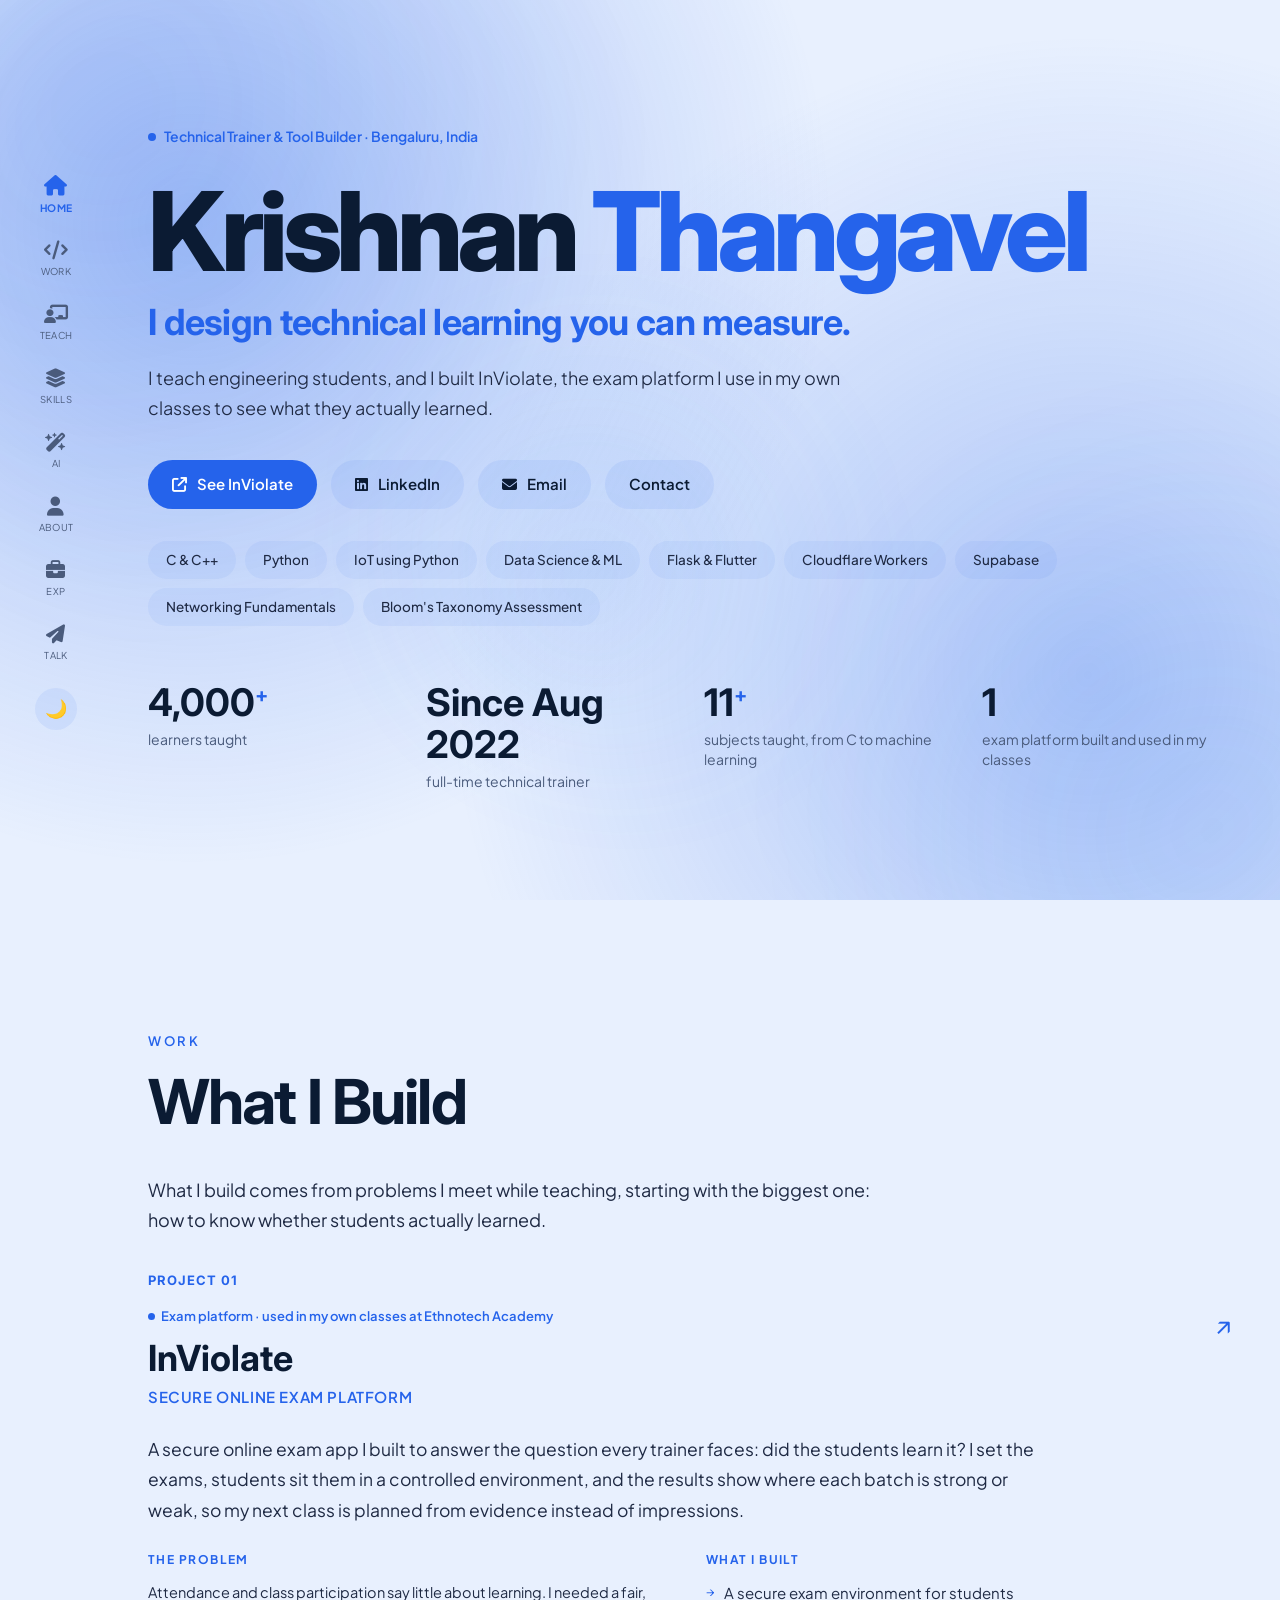
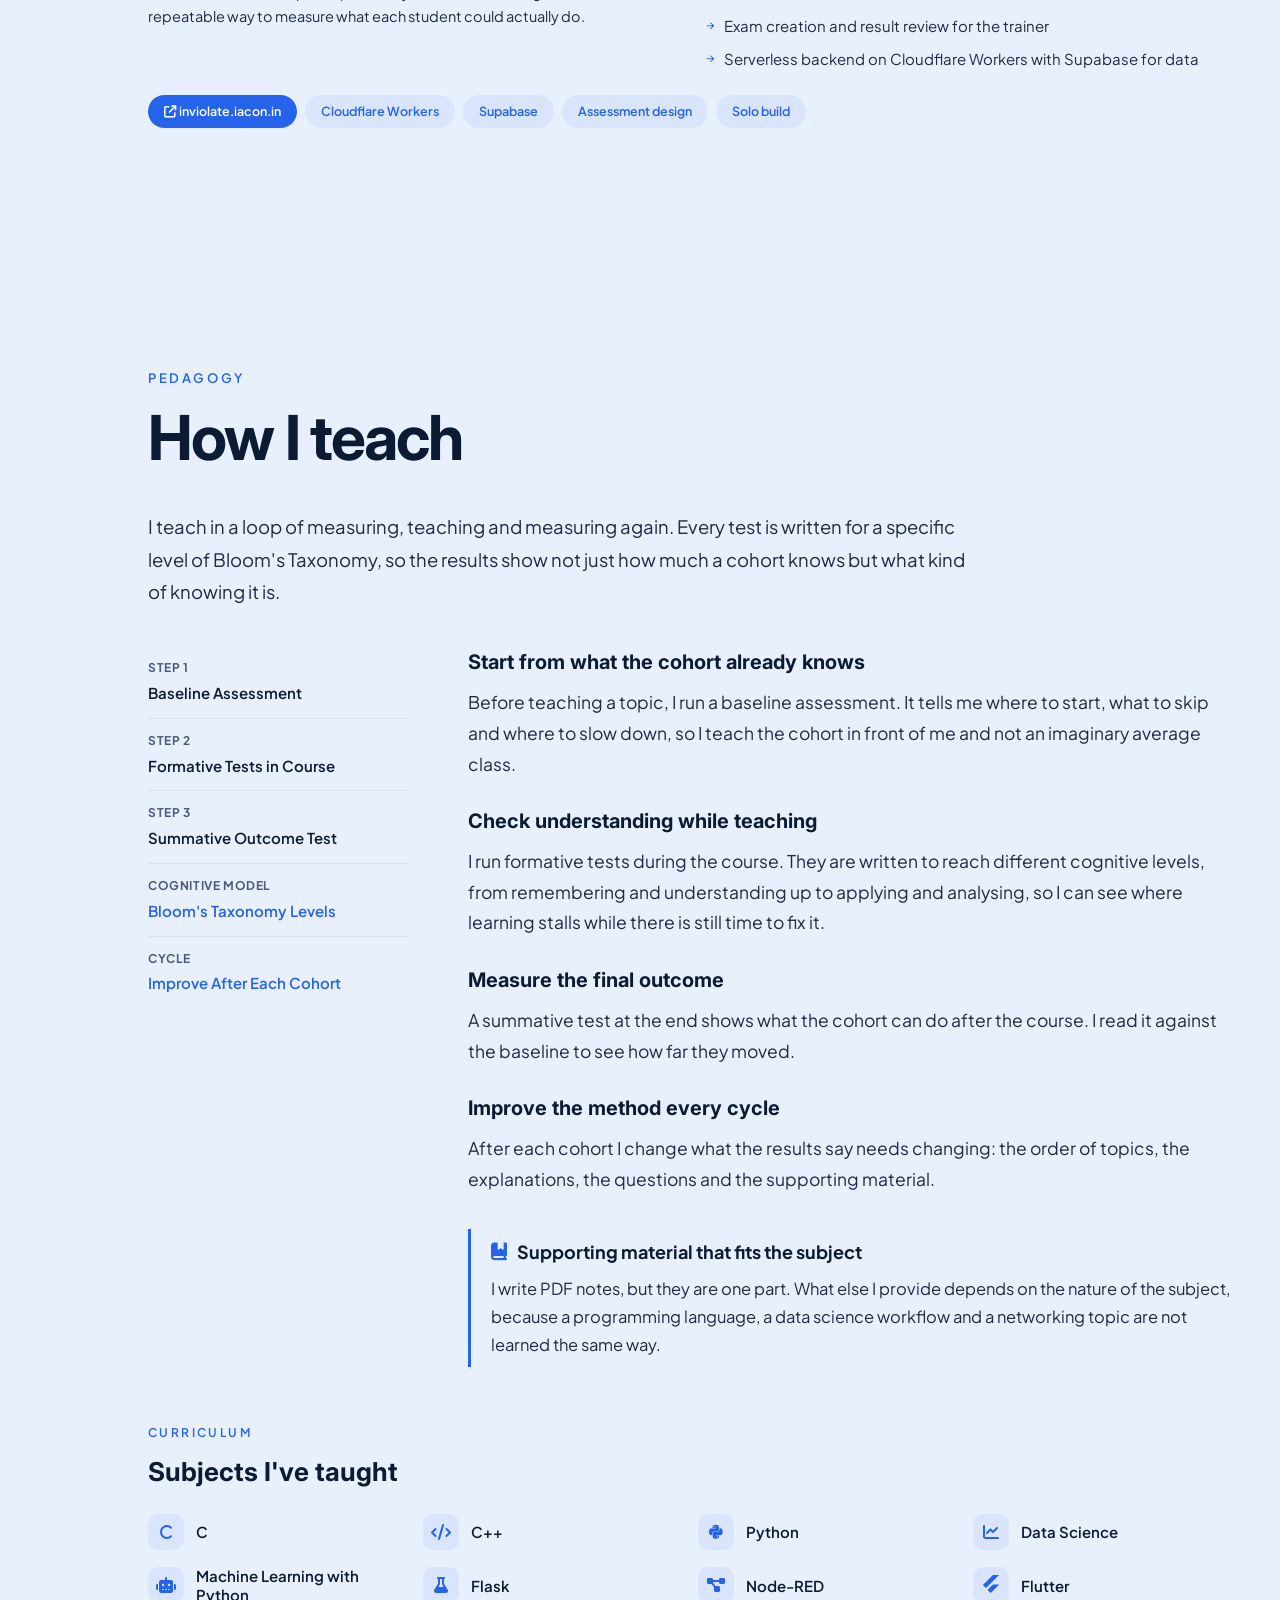
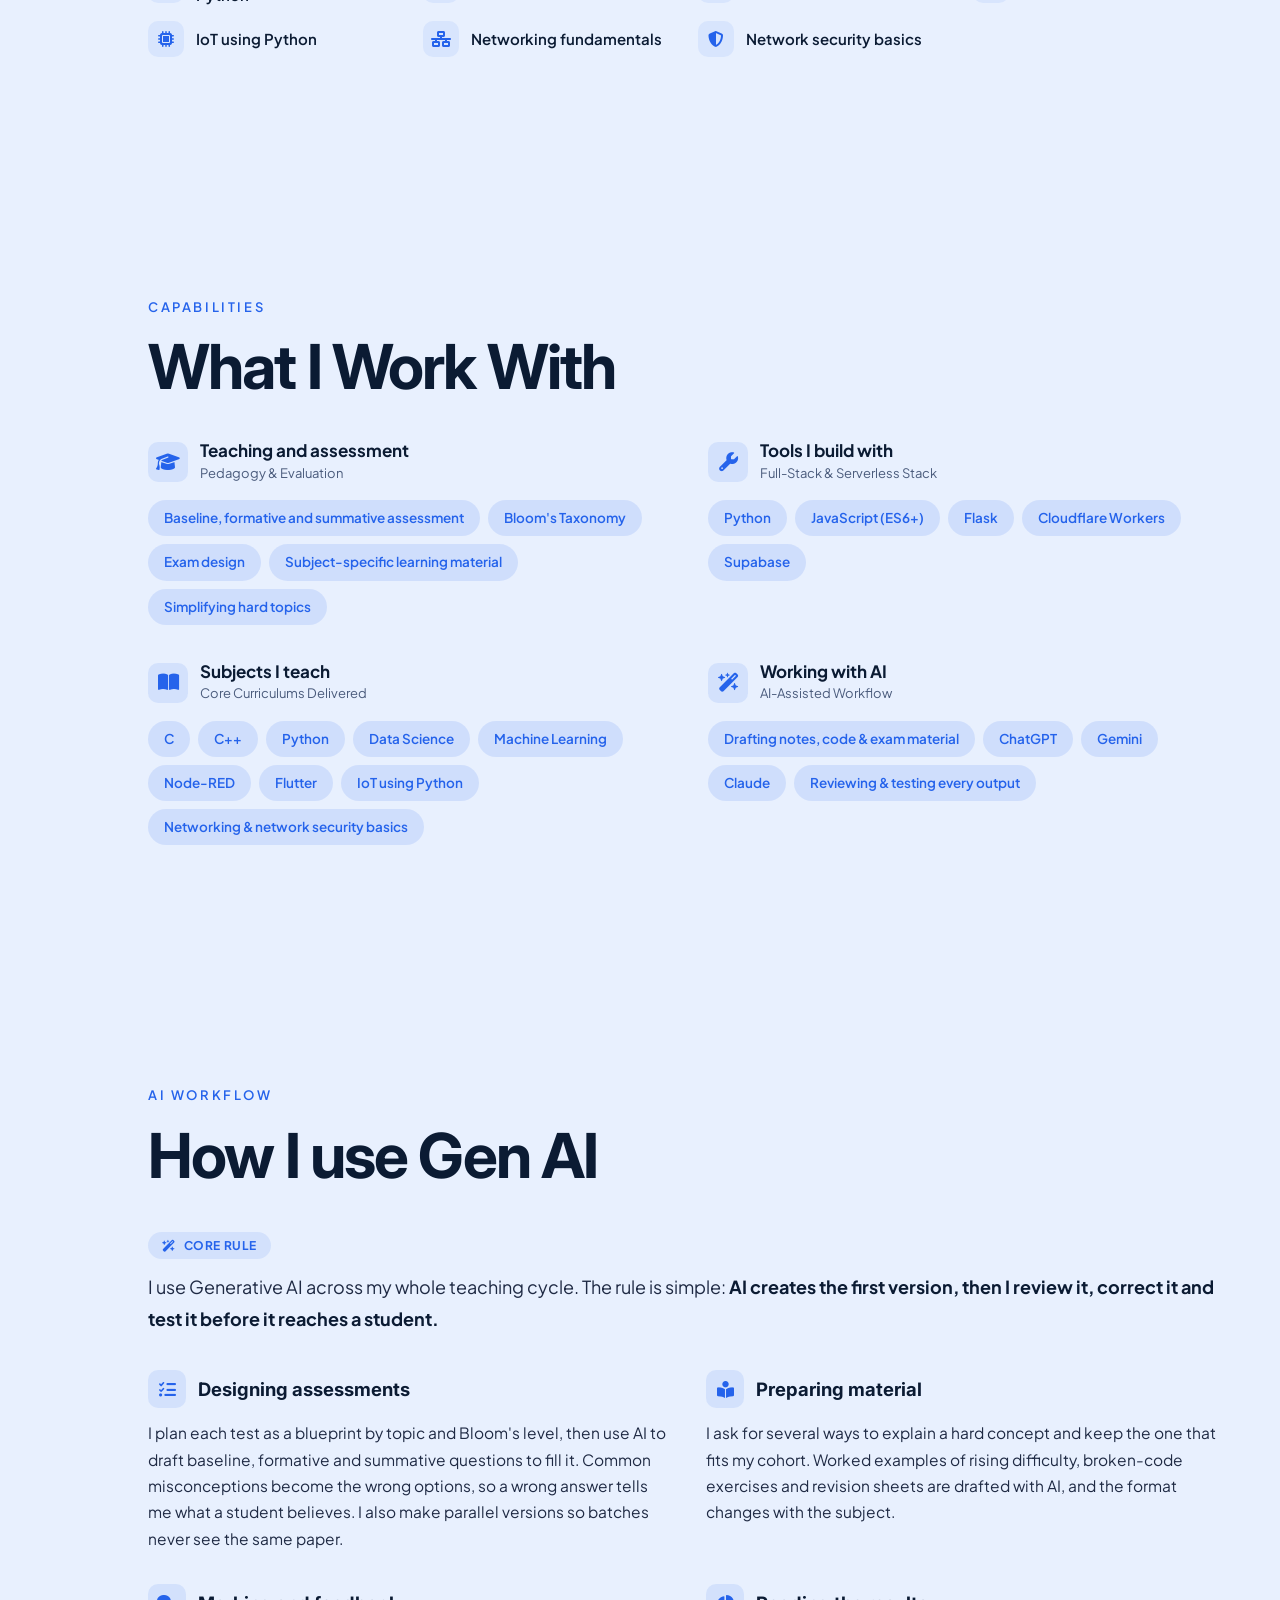
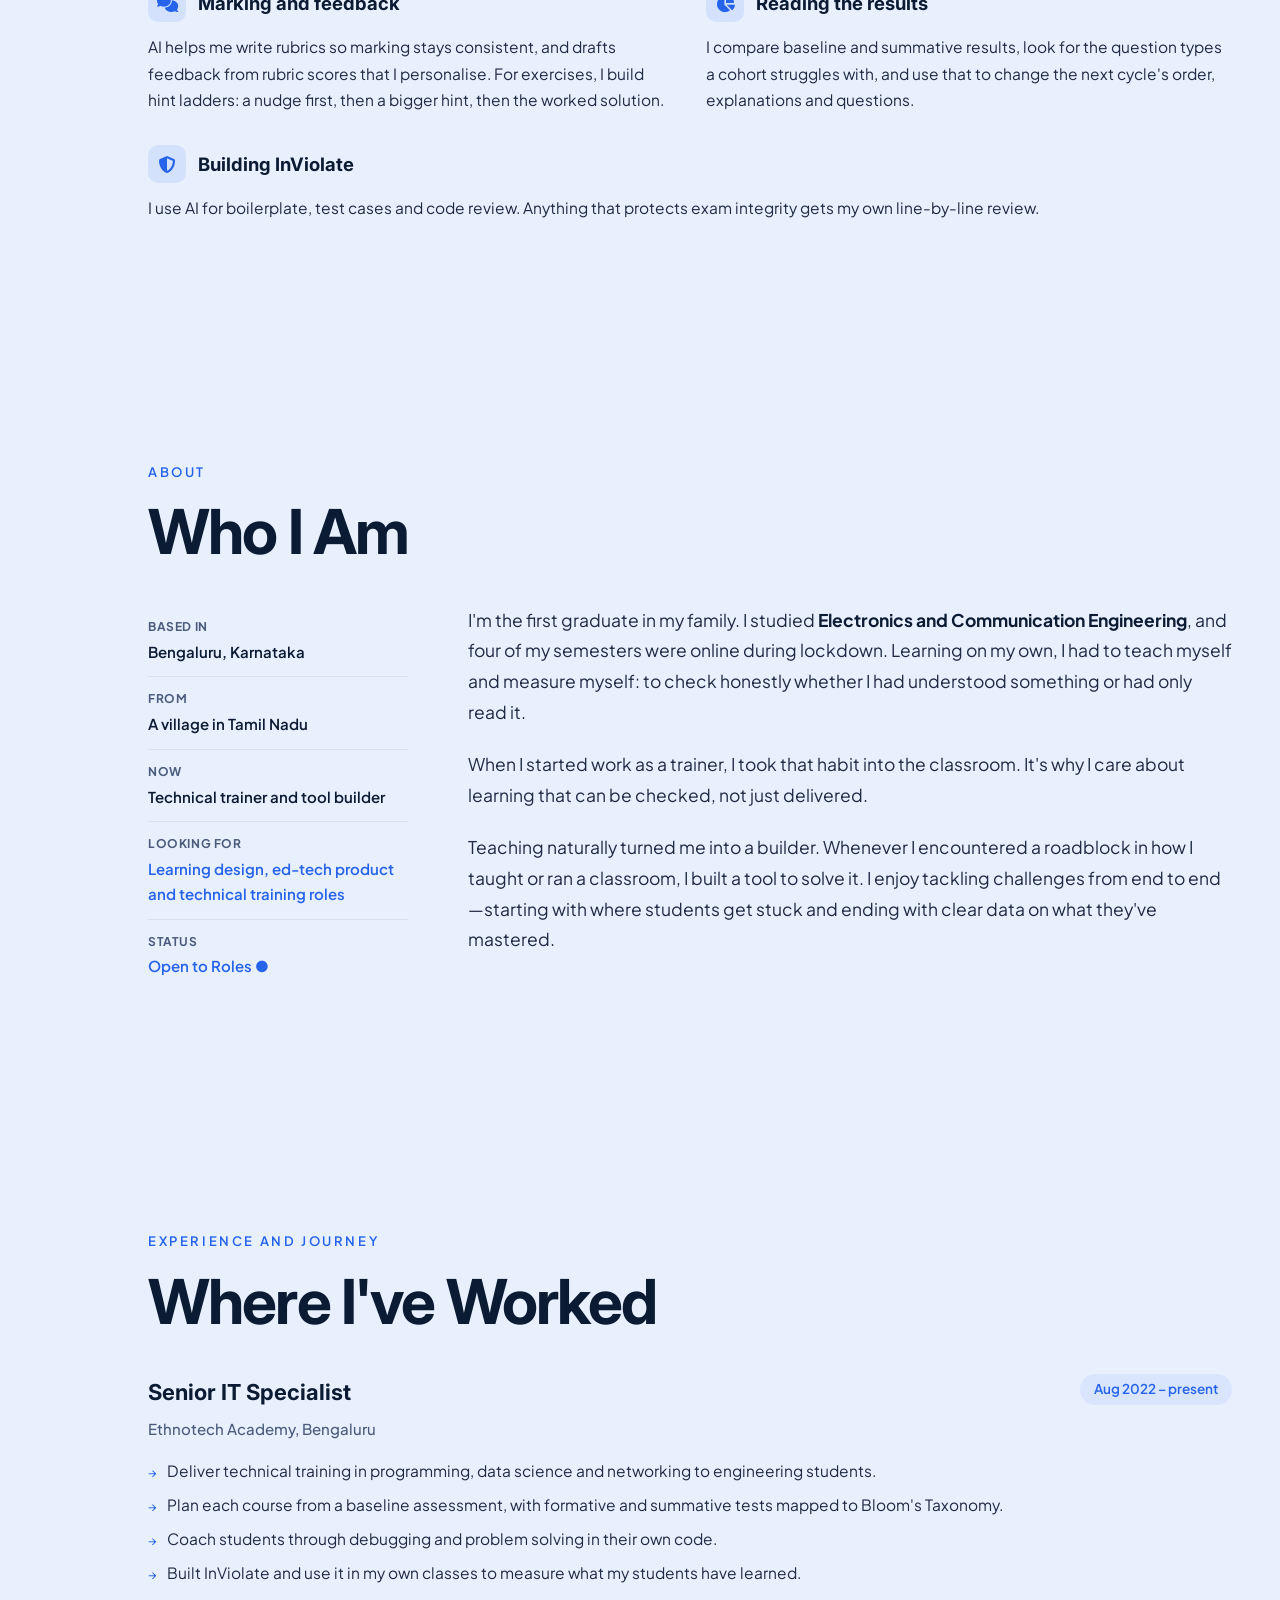
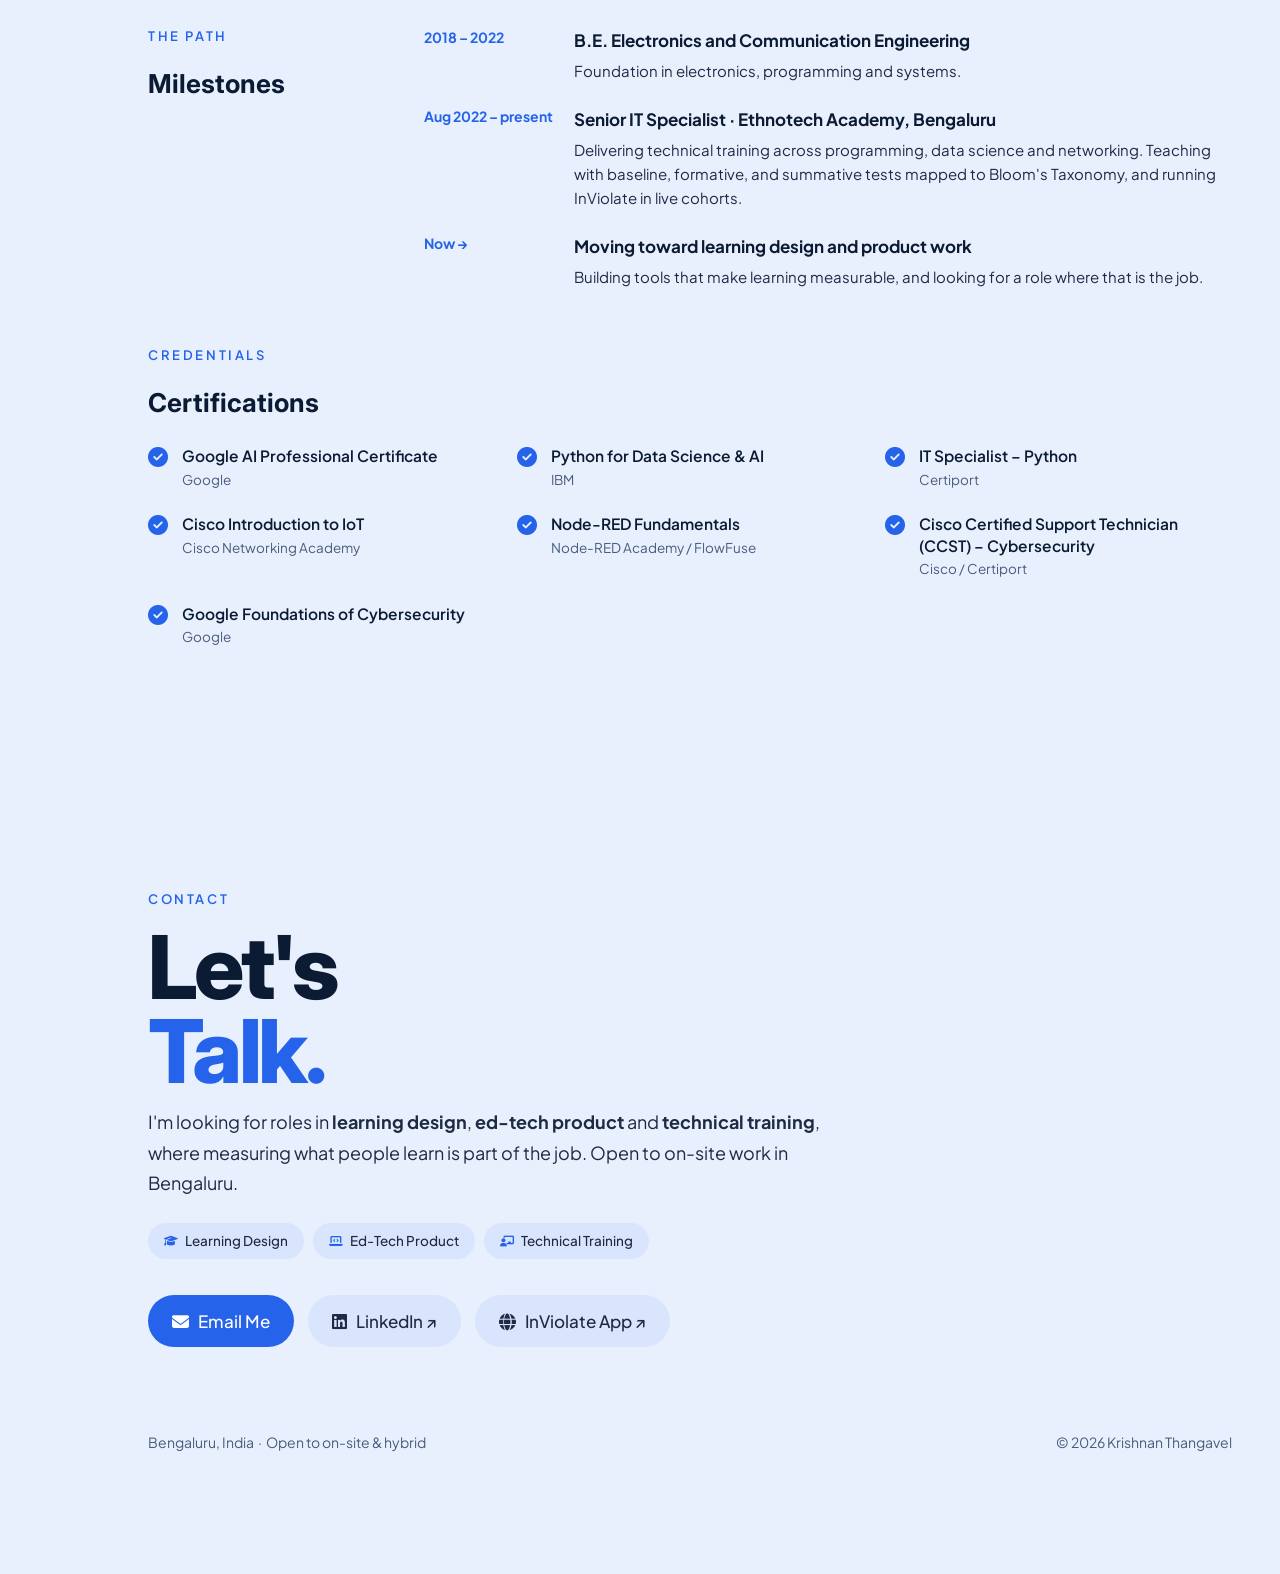
<file: index.html>
<!DOCTYPE html>
<html lang="en" data-theme="light">

<head>
    <meta charset="UTF-8">
    <meta name="viewport" content="width=device-width, initial-scale=1.0">
    <title>Krishnan Thangavel — Learning Design, EdTech & Technical Training</title>
    <meta name="description"
        content="Portfolio of Krishnan Thangavel — Technical Trainer, Tool Builder, and Creator of InViolate. Designing technical learning you can measure.">
    <link rel="preconnect" href="https://fonts.googleapis.com">
    <link
        href="https://fonts.googleapis.com/css2?family=Inter:opsz,wght@14..32,300..800&family=Plus+Jakarta+Sans:wght@300..700&display=swap"
        rel="stylesheet">
    <link rel="stylesheet" href="https://cdnjs.cloudflare.com/ajax/libs/font-awesome/6.5.2/css/all.min.css">
    <style>
        [data-theme="light"] {
            --bg: #e8f0fe;
            --glass-bg: rgba(255, 255, 255, .3);
            --glass-card: rgba(255, 255, 255, .42);
            --glass-border: rgba(255, 255, 255, .65);
            --ink: #0b1b33;
            --ink-muted: #1f2a44;
            --ink-faint: #4a5b7c;
            --accent: #2563eb;
            --accent-soft: #dbeafe;
            --blob1: rgba(37, 99, 235, .2);
            --blob2: rgba(59, 130, 246, .2);
            --blob3: rgba(96, 165, 250, .15);
            --shadow: 0 25px 50px -16px rgba(0, 30, 80, .4);
            --blur: blur(20px);
        }

        [data-theme="dark"] {
            --bg: #050b17;
            --glass-bg: rgba(10, 20, 40, .4);
            --glass-card: rgba(20, 30, 50, .52);
            --glass-border: rgba(70, 90, 120, .42);
            --ink: #f1f5f9;
            --ink-muted: #cbd5e1;
            --ink-faint: #94a3b8;
            --accent: #3b82f6;
            --accent-soft: #1e3a5f;
            --blob1: rgba(59, 130, 246, .15);
            --blob2: rgba(37, 99, 235, .15);
            --blob3: rgba(96, 165, 250, .1);
            --shadow: 0 25px 50px -16px #000;
            --blur: blur(20px);
        }

        * {
            margin: 0;
            padding: 0;
            box-sizing: border-box
        }

        html {
            scroll-behavior: smooth
        }

        body {
            background: var(--bg);
            color: var(--ink);
            font-family: 'Plus Jakarta Sans', 'Inter', sans-serif;
            font-size: 17px;
            line-height: 1.65;
            transition: background .3s, color .2s;
            -webkit-font-smoothing: antialiased;
            overflow-x: hidden
        }

        .liquid-blobs {
            position: fixed;
            inset: 0;
            overflow: hidden;
            pointer-events: none;
            z-index: -1
        }

        .blob {
            position: absolute;
            border-radius: 50%;
            filter: blur(60px);
            opacity: .7;
            animation: float 20s infinite ease-in-out
        }

        .blob:nth-child(1) {
            width: 60vmax;
            height: 60vmax;
            left: -10vmax;
            top: -10vmax;
            background: radial-gradient(circle at 30% 30%, var(--blob1), transparent 70%);
            animation-duration: 25s;
            animation-delay: -2s
        }

        .blob:nth-child(2) {
            width: 50vmax;
            height: 50vmax;
            right: -10vmax;
            bottom: -10vmax;
            background: radial-gradient(circle at 70% 70%, var(--blob2), transparent 70%);
            animation-duration: 22s;
            animation-delay: -5s
        }

        .blob:nth-child(3) {
            width: 40vmax;
            height: 40vmax;
            left: 30%;
            top: 30%;
            background: radial-gradient(circle at 40% 60%, var(--blob3), transparent 70%);
            animation-duration: 18s;
            animation-delay: -10s
        }

        @keyframes float {
            0% {
                transform: translate(0, 0) scale(1)
            }

            25% {
                transform: translate(5%, 5%) scale(1.1)
            }

            50% {
                transform: translate(-5%, 10%) scale(.9)
            }

            75% {
                transform: translate(10%, -5%) scale(1.05)
            }

            100% {
                transform: translate(0, 0) scale(1)
            }
        }

        body::before {
            content: '';
            position: fixed;
            inset: 0;
            background: radial-gradient(circle at 15% 25%, rgba(37, 99, 235, .35) 0%, transparent 50%), radial-gradient(circle at 85% 75%, rgba(37, 99, 235, .3) 0%, transparent 50%);
            pointer-events: none;
            z-index: -1
        }

        @media(min-width:901px) {
            body {
                padding-left: 100px
            }
        }

        #left-nav {
            position: fixed;
            left: 20px;
            top: 50%;
            transform: translateY(-50%);
            width: 72px;
            background: transparent;
            padding: 10px 0;
            display: flex;
            flex-direction: column;
            align-items: center;
            gap: 12px;
            z-index: 500
        }

        #left-nav .nav-item {
            display: flex;
            flex-direction: column;
            align-items: center;
            justify-content: center;
            width: 54px;
            height: 52px;
            text-decoration: none;
            color: var(--ink-faint);
            font-size: 9.5px;
            text-transform: uppercase;
            letter-spacing: .04em;
            transition: color .2s, transform .2s;
            background: transparent;
            border-radius: 0;
            gap: 2px
        }

        #left-nav .nav-item i {
            font-size: 19px;
            margin-bottom: 2px
        }

        #left-nav .nav-item.active {
            background: transparent;
            color: var(--accent);
            font-weight: 700;
            transform: scale(1.08)
        }

        #left-nav .nav-item:hover:not(.active) {
            color: var(--accent);
            background: transparent;
            transform: scale(1.05)
        }

        #left-nav .theme-toggle-left {
            margin-top: 6px;
            width: 42px;
            height: 42px;
            border-radius: 50%;
            border: none;
            background: rgba(37, 99, 235, .08);
            color: var(--ink);
            font-size: 18px;
            cursor: pointer;
            transition: .15s;
            display: flex;
            align-items: center;
            justify-content: center
        }

        #left-nav .theme-toggle-left:hover {
            color: var(--accent);
            background: rgba(37, 99, 235, .15)
        }

        #compass-overlay {
            position: fixed;
            inset: 0;
            z-index: 598;
            background: transparent;
            pointer-events: none;
            transition: background .3s
        }

        #compass-overlay.open {
            background: rgba(0, 8, 26, .35);
            pointer-events: all
        }

        #compass-btn {
            position: fixed;
            bottom: 28px;
            left: 50%;
            transform: translateX(-50%);
            width: 58px;
            height: 58px;
            border-radius: 50%;
            background: var(--accent);
            border: none;
            color: #fff;
            font-size: 24px;
            cursor: pointer;
            z-index: 600;
            box-shadow: none;
            transition: transform .4s cubic-bezier(.34, 1.56, .64, 1), background .2s;
            display: none;
            align-items: center;
            justify-content: center
        }

        #compass-btn.open {
            transform: translateX(-50%) rotate(135deg) scale(.88);
            background: #1d4ed8
        }

        #compass-btn::before {
            display: none
        }

        #compass-popup {
            position: fixed;
            bottom: 100px;
            left: 50%;
            transform: translateX(-50%) scale(.4) translateY(40px);
            transform-origin: bottom center;
            z-index: 599;
            display: grid;
            grid-template-columns: 1fr 1fr;
            gap: 8px;
            padding: 12px;
            width: 220px;
            background: var(--bg);
            border: none;
            border-radius: 24px;
            box-shadow: none;
            opacity: 0;
            pointer-events: none;
            transition: transform .38s cubic-bezier(.34, 1.45, .64, 1), opacity .22s ease
        }

        #compass-popup.open {
            transform: translateX(-50%) scale(1) translateY(0);
            opacity: 1;
            pointer-events: all
        }

        .cp-item {
            display: flex;
            flex-direction: column;
            align-items: center;
            justify-content: center;
            gap: 5px;
            padding: 12px 6px;
            border-radius: 14px;
            text-decoration: none;
            color: var(--ink-faint);
            font-size: 10.5px;
            font-weight: 600;
            text-transform: uppercase;
            letter-spacing: .06em;
            border: none;
            background: transparent;
            cursor: pointer;
            font-family: inherit;
            opacity: 0;
            transform: scale(.6) translateY(10px);
            transition: opacity .01s, transform .01s, background .15s, color .15s
        }

        #compass-popup.open .cp-item,
        #compass-popup.open .cp-theme {
            opacity: 1;
            transform: scale(1) translateY(0);
            transition: opacity .28s ease, transform .32s cubic-bezier(.34, 1.5, .64, 1), background .15s, color .15s
        }

        #compass-popup.open .cp-item:nth-child(1) {
            transition-delay: .04s
        }

        #compass-popup.open .cp-item:nth-child(2) {
            transition-delay: .08s
        }

        #compass-popup.open .cp-item:nth-child(3) {
            transition-delay: .12s
        }

        #compass-popup.open .cp-item:nth-child(4) {
            transition-delay: .16s
        }

        #compass-popup.open .cp-item:nth-child(5) {
            transition-delay: .20s
        }

        #compass-popup.open .cp-item:nth-child(6) {
            transition-delay: .24s
        }

        #compass-popup.open .cp-item:nth-child(7) {
            transition-delay: .28s
        }

        #compass-popup.open .cp-theme {
            transition-delay: .32s
        }

        .cp-item i {
            font-size: 19px
        }

        .cp-item:hover {
            background: transparent;
            color: var(--accent);
            transform: scale(1.05)
        }

        .cp-item.active {
            background: transparent;
            color: var(--accent);
            font-weight: 700;
            transform: scale(1.06)
        }

        .cp-item.active:hover {
            background: transparent;
            color: var(--accent)
        }

        .cp-theme {
            display: flex;
            flex-direction: column;
            align-items: center;
            justify-content: center;
            gap: 5px;
            padding: 12px 6px;
            border-radius: 14px;
            font-size: 10.5px;
            font-weight: 600;
            text-transform: uppercase;
            letter-spacing: .06em;
            border: none;
            color: var(--ink-faint);
            background: rgba(37, 99, 235, .08);
            cursor: pointer;
            font-family: inherit;
            opacity: 0;
            transform: scale(.6) translateY(10px)
        }

        .cp-theme:hover {
            background: rgba(37, 99, 235, .15);
            color: var(--accent)
        }

        .cp-theme .ti {
            font-size: 19px;
            line-height: 1
        }

        section {
            border-radius: 0
        }

        #hero {
            background: transparent;
            backdrop-filter: none
        }

        .wrap,
        .hero-wrap,
        .contact-wrap {
            max-width: 1200px;
            margin: 0 auto;
            padding: 120px 48px
        }

        @media(max-width:700px) {

            .wrap,
            .hero-wrap,
            .contact-wrap {
                padding: 80px 24px
            }
        }

        .section-label {
            font-size: 13px;
            font-weight: 600;
            letter-spacing: .2em;
            text-transform: uppercase;
            color: var(--accent);
            margin-bottom: 16px;
            display: block
        }

        .section-title {
            font-family: 'Inter', sans-serif;
            font-size: clamp(40px, 5.5vw, 62px);
            font-weight: 700;
            line-height: 1.06;
            letter-spacing: -.03em;
            color: var(--ink);
            margin-bottom: 40px
        }

        .shimmer {
            position: relative;
            overflow: hidden
        }

        .shimmer::after {
            content: '';
            position: absolute;
            top: 0;
            left: -100%;
            width: 100%;
            height: 100%;
            background: linear-gradient(90deg, transparent, rgba(255, 255, 255, .18), transparent);
            transition: left .55s;
            pointer-events: none;
            border-radius: inherit
        }

        .shimmer:hover::after {
            left: 100%
        }

        /* ══ HERO ══ */
        #hero {
            min-height: 100vh;
            display: flex;
            align-items: center
        }

        .hero-wrap {
            width: 100%
        }

        .hero-badge {
            display: inline-flex;
            align-items: center;
            gap: 8px;
            background: transparent;
            font-size: 14px;
            font-weight: 600;
            color: var(--accent);
            margin-bottom: 32px;
            padding: 0
        }

        .badge-dot {
            width: 8px;
            height: 8px;
            background: var(--accent);
            border-radius: 50%;
            animation: pulse 2s infinite
        }

        @keyframes pulse {
            0% {
                opacity: .6;
                transform: scale(1)
            }

            50% {
                opacity: 1;
                transform: scale(1.3)
            }
        }

        .hero-name {
            font-family: 'Inter', sans-serif;
            font-size: clamp(54px, 9vw, 110px);
            font-weight: 800;
            line-height: .92;
            letter-spacing: -.05em;
            color: var(--ink);
            margin-bottom: 18px
        }

        .hero-name span {
            color: var(--accent)
        }

        .hero-role {
            font-family: 'Inter', sans-serif;
            font-size: clamp(22px, 3.2vw, 36px);
            font-weight: 700;
            color: var(--accent);
            letter-spacing: -.02em;
            margin-bottom: 18px;
            line-height: 1.25
        }

        .hero-sub {
            font-size: 18px;
            font-weight: 350;
            color: var(--ink-muted);
            max-width: 720px;
            margin-bottom: 36px;
            line-height: 1.7
        }

        .hero-actions {
            display: flex;
            gap: 14px;
            flex-wrap: wrap;
            margin-bottom: 32px
        }

        .btn {
            display: inline-flex;
            align-items: center;
            gap: 10px;
            padding: 12px 24px;
            border-radius: 48px;
            font-weight: 600;
            font-size: 15px;
            text-decoration: none;
            transition: .2s;
            border: none;
            cursor: pointer
        }

        .btn-fill {
            background: var(--accent);
            color: #fff
        }

        .btn-fill:hover {
            background: #1d4ed8
        }

        .btn-ghost {
            background: rgba(37, 99, 235, .08);
            color: var(--ink);
            border: none
        }

        .btn-ghost:hover {
            background: rgba(37, 99, 235, .15);
            color: var(--accent)
        }

        .hero-pills {
            display: flex;
            flex-wrap: wrap;
            gap: 9px;
            margin-bottom: 56px
        }

        .pill {
            background: rgba(37, 99, 235, .06);
            border: none;
            border-radius: 40px;
            padding: 8px 18px;
            font-size: 13.5px;
            font-weight: 500;
            color: var(--ink-muted);
            transition: .2s
        }

        .pill:hover {
            color: var(--accent);
            background: rgba(37, 99, 235, .12)
        }

        .hero-stats {
            display: grid;
            grid-template-columns: repeat(4, 1fr);
            gap: 28px
        }

        .hstat {
            background: transparent;
            padding: 0;
            border: none;
            box-shadow: none
        }

        .hstat-n {
            font-family: 'Inter', sans-serif;
            font-size: 38px;
            font-weight: 700;
            color: var(--ink);
            line-height: 1.1;
            margin-bottom: 6px
        }

        .hstat-n sup {
            font-size: 20px;
            color: var(--accent)
        }

        .hstat-l {
            font-size: 14px;
            color: var(--ink-faint);
            line-height: 1.4
        }

        /* ══ WORK / PROJECTS ══ */
        .project-list {
            display: flex;
            flex-direction: column;
            gap: 40px;
            margin-top: 12px
        }

        .pcard {
            background: transparent;
            padding: 0;
            border: none;
            box-shadow: none
        }

        .pcard-top {
            display: flex;
            align-items: flex-start;
            justify-content: space-between;
            gap: 20px;
            margin-bottom: 6px
        }

        .pcard-num {
            font-family: 'Inter', sans-serif;
            font-size: 13px;
            font-weight: 700;
            color: var(--accent);
            letter-spacing: .08em;
            margin-bottom: 8px
        }

        .pcard-title {
            font-family: 'Inter', sans-serif;
            font-size: clamp(26px, 3.2vw, 36px);
            font-weight: 700;
            color: var(--ink);
            line-height: 1.1;
            margin-bottom: 6px
        }

        .pcard-subtitle {
            font-size: 15px;
            font-weight: 600;
            color: var(--accent);
            letter-spacing: .04em;
            text-transform: uppercase;
            margin-bottom: 18px
        }

        .parrow {
            font-size: 26px;
            color: var(--accent);
            transition: .2s;
            flex-shrink: 0;
            margin-top: 4px;
            text-decoration: none
        }

        .parrow:hover {
            transform: translate(2px, -2px)
        }

        .pcard-desc {
            color: var(--ink-muted);
            font-size: 17.5px;
            line-height: 1.75;
            margin-bottom: 24px;
            max-width: 900px
        }

        .pdetail-grid {
            display: grid;
            grid-template-columns: 1fr 1fr;
            gap: 32px;
            margin-bottom: 24px
        }

        .pdetail-box {
            background: transparent;
            padding: 0;
            border: none
        }

        .pdetail-box-title {
            font-size: 12px;
            font-weight: 700;
            text-transform: uppercase;
            letter-spacing: .12em;
            color: var(--accent);
            margin-bottom: 12px
        }

        .pdetail-list {
            list-style: none;
            display: flex;
            flex-direction: column;
            gap: 9px
        }

        .pdetail-list li {
            font-size: 15px;
            color: var(--ink-muted);
            padding-left: 18px;
            position: relative;
            line-height: 1.6
        }

        .pdetail-list li::before {
            content: '→';
            position: absolute;
            left: 0;
            color: var(--accent);
            font-size: 12px;
            top: 1px
        }

        .ptags {
            display: flex;
            flex-wrap: wrap;
            gap: 8px
        }

        .tag {
            background: rgba(37, 99, 235, .08);
            border-radius: 40px;
            padding: 6px 16px;
            font-size: 12.5px;
            color: var(--accent);
            font-weight: 600;
            text-decoration: none;
            border: none;
            transition: .2s
        }

        .tag:hover {
            background: var(--accent);
            color: #fff
        }

        .pwip-badge {
            display: inline-flex;
            align-items: center;
            gap: 6px;
            background: transparent;
            padding: 0;
            font-size: 13px;
            font-weight: 600;
            color: var(--accent);
            margin-bottom: 12px
        }

        .pwip-badge span {
            width: 7px;
            height: 7px;
            background: var(--accent);
            border-radius: 50%;
            animation: pulse 1.8s infinite
        }

        /* ══ SKILLS ══ */
        .skills-section-body {
            display: flex;
            flex-direction: column;
            gap: 36px
        }

        .skills-row {
            display: grid;
            gap: 36px
        }

        .sk-2 {
            grid-template-columns: 1fr 1fr
        }

        .skill-block {
            background: transparent;
            padding: 0;
            border: none;
            box-shadow: none
        }

        .sb-head {
            display: flex;
            align-items: center;
            gap: 12px;
            margin-bottom: 16px
        }

        .sb-icon {
            width: 40px;
            height: 40px;
            border-radius: 10px;
            background: rgba(37, 99, 235, .1);
            display: flex;
            align-items: center;
            justify-content: center;
            font-size: 19px;
            color: var(--accent);
            flex-shrink: 0;
            border: none
        }

        .sb-title {
            font-size: 17px;
            font-weight: 700;
            color: var(--ink);
            line-height: 1.2
        }

        .sb-sub {
            font-size: 13px;
            color: var(--ink-faint);
            margin-top: 2px
        }

        .skill-tags {
            display: flex;
            flex-wrap: wrap;
            gap: 8px
        }

        .stag {
            background: rgba(37, 99, 235, .06);
            border: none;
            border-radius: 30px;
            padding: 7px 16px;
            font-size: 13.5px;
            font-weight: 500;
            color: var(--ink-muted);
            transition: .2s;
            cursor: default
        }

        .stag:hover {
            color: var(--accent);
            background: rgba(37, 99, 235, .12)
        }

        .stag.s {
            background: rgba(37, 99, 235, .12);
            color: var(--accent);
            font-weight: 600
        }

        /* ══ GITHUB / AI WORKFLOW CARD ══ */
        .github-card {
            background: transparent;
            padding: 0;
            border: none;
            box-shadow: none;
            display: flex;
            align-items: center;
            gap: 40px
        }

        .github-icon-wrap {
            width: 72px;
            height: 72px;
            border-radius: 50%;
            background: var(--accent);
            display: flex;
            align-items: center;
            justify-content: center;
            font-size: 32px;
            color: #fff;
            flex-shrink: 0;
            box-shadow: none
        }

        .github-body {
            flex: 1
        }

        .github-body h3 {
            font-family: 'Inter', sans-serif;
            font-size: 24px;
            font-weight: 700;
            color: var(--ink);
            margin-bottom: 8px
        }

        .github-body p {
            font-size: 17px;
            color: var(--ink-muted);
            margin-bottom: 18px;
            line-height: 1.65
        }

        .github-tags {
            display: flex;
            flex-wrap: wrap;
            gap: 8px;
            margin-bottom: 20px
        }

        .github-link {
            display: inline-flex;
            align-items: center;
            gap: 9px;
            padding: 11px 24px;
            border-radius: 40px;
            background: var(--accent);
            color: #fff;
            text-decoration: none;
            font-weight: 600;
            font-size: 15px;
            transition: .2s;
            border: none
        }

        .github-link:hover {
            background: #1d4ed8
        }

        /* ══ AI WORKFLOW CARDS ══ */
        .ai-rule-card {
            background: transparent;
            padding: 0;
            margin-bottom: 36px;
            border: none;
            box-shadow: none
        }

        .ai-rule-badge {
            display: inline-flex;
            align-items: center;
            gap: 7px;
            background: rgba(37, 99, 235, .1);
            border: none;
            border-radius: 30px;
            padding: 4px 14px;
            font-size: 12px;
            font-weight: 700;
            color: var(--accent);
            text-transform: uppercase;
            letter-spacing: .05em;
            margin-bottom: 12px
        }

        .ai-rule-text {
            font-size: 18px;
            color: var(--ink-muted);
            line-height: 1.75
        }

        .ai-rule-text strong {
            color: var(--ink)
        }

        .ai-cards-grid {
            display: grid;
            grid-template-columns: repeat(2, 1fr);
            gap: 32px
        }

        .ai-step-card {
            background: transparent;
            padding: 0;
            border: none;
            box-shadow: none;
            display: flex;
            flex-direction: column
        }

        .ai-step-card.span-2 {
            grid-column: span 2
        }

        .ai-card-head {
            display: flex;
            align-items: center;
            gap: 12px;
            margin-bottom: 12px
        }

        .ai-card-icon {
            width: 38px;
            height: 38px;
            border-radius: 10px;
            background: rgba(37, 99, 235, .1);
            color: var(--accent);
            display: flex;
            align-items: center;
            justify-content: center;
            font-size: 17px;
            flex-shrink: 0;
            border: none
        }

        .ai-card-title {
            font-family: 'Inter', sans-serif;
            font-size: 18.5px;
            font-weight: 700;
            color: var(--ink);
            line-height: 1.3
        }

        .ai-card-desc {
            font-size: 15.5px;
            color: var(--ink-muted);
            line-height: 1.7
        }

        /* ══ ABOUT ══ */
        .about-grid {
            display: grid;
            grid-template-columns: 260px 1fr;
            gap: 60px;
            align-items: start
        }

        .about-meta {
            position: sticky;
            top: 100px;
            background: transparent;
            padding: 0;
            border: none;
            box-shadow: none
        }

        .meta-row {
            display: flex;
            flex-direction: column;
            gap: 3px;
            padding: 12px 0;
            border-bottom: 1px solid rgba(0, 0, 0, .06);
            font-size: 14.5px
        }

        [data-theme="dark"] .meta-row {
            border-bottom: 1px solid rgba(255, 255, 255, .08)
        }

        .meta-row:last-child {
            border-bottom: none
        }

        .mk {
            color: var(--ink-faint);
            font-size: 12px;
            font-weight: 700;
            text-transform: uppercase;
            letter-spacing: .05em
        }

        .mv {
            color: var(--ink);
            font-weight: 600;
            font-size: 15px
        }

        .mv.open {
            color: var(--accent)
        }

        .about-prose .prose {
            color: var(--ink-muted);
            margin-bottom: 22px;
            font-size: 17.5px;
            line-height: 1.75
        }

        .about-prose .prose strong {
            color: var(--ink)
        }

        .quote-box {
            background: transparent;
            border: none;
            border-left: 3px solid var(--accent);
            padding: 8px 0 8px 20px;
            font-size: 16.5px;
            color: var(--ink);
            line-height: 1.7;
            font-style: italic;
            margin-top: 16px;
            box-shadow: none
        }

        /* ══ SUBJECTS GRID ══ */
        .subjects-section {
            margin-top: 56px;
            padding-top: 0;
            border-top: none
        }

        .subjects-grid {
            display: grid;
            grid-template-columns: repeat(auto-fill, minmax(210px, 1fr));
            gap: 16px;
            margin-top: 16px
        }

        .subject-card {
            background: transparent;
            padding: 0;
            display: flex;
            align-items: center;
            gap: 12px;
            border: none;
            box-shadow: none
        }

        .subject-card-icon {
            width: 36px;
            height: 36px;
            border-radius: 10px;
            background: rgba(37, 99, 235, .08);
            color: var(--accent);
            display: flex;
            align-items: center;
            justify-content: center;
            font-size: 16px;
            flex-shrink: 0;
            border: none
        }

        .subject-card-name {
            font-size: 15px;
            font-weight: 600;
            color: var(--ink);
            line-height: 1.3
        }

        /* ══ EXP ══ */
        .exp-card {
            background: transparent;
            padding: 0;
            border: none;
            box-shadow: none;
            margin-bottom: 32px
        }

        .exp-header {
            display: flex;
            justify-content: space-between;
            align-items: flex-start;
            gap: 16px;
            margin-bottom: 6px;
            flex-wrap: wrap
        }

        .exp-title {
            font-family: 'Inter', sans-serif;
            font-size: 22px;
            font-weight: 700;
            color: var(--ink)
        }

        .exp-dates {
            font-size: 13.5px;
            color: var(--accent);
            font-weight: 600;
            white-space: nowrap;
            background: rgba(37, 99, 235, .08);
            padding: 4px 14px;
            border-radius: 30px;
            border: none
        }

        .exp-org {
            font-size: 15px;
            color: var(--ink-faint);
            margin-bottom: 18px;
            font-weight: 500
        }

        .exp-summary {
            font-size: 16.5px;
            color: var(--ink-muted);
            line-height: 1.7;
            margin-bottom: 18px
        }

        .exp-bullets {
            display: flex;
            flex-direction: column;
            gap: 9px;
            margin-bottom: 18px
        }

        .exp-bullet {
            display: flex;
            gap: 10px;
            align-items: flex-start;
            font-size: 15.5px;
            color: var(--ink-muted);
            line-height: 1.6
        }

        .exp-bullet::before {
            content: '→';
            color: var(--accent);
            font-size: 12px;
            flex-shrink: 0;
            margin-top: 4px
        }

        /* ══ CERTS ══ */
        .certs-grid {
            display: grid;
            grid-template-columns: repeat(auto-fill, minmax(280px, 1fr));
            gap: 22px;
            margin-top: 20px
        }

        .cert-item {
            background: transparent;
            padding: 0;
            display: flex;
            gap: 14px;
            border: none;
            box-shadow: none
        }

        .cert-icon {
            color: var(--accent);
            font-size: 20px;
            flex-shrink: 0;
            margin-top: 2px
        }

        .cert-title {
            font-size: 15.5px;
            font-weight: 600;
            color: var(--ink);
            margin-bottom: 2px;
            line-height: 1.4
        }

        .cert-sub {
            font-size: 13.5px;
            color: var(--ink-faint)
        }

        /* ══ JOURNEY ══ */
        .journey-body {
            display: grid;
            grid-template-columns: 220px 1fr;
            gap: 56px
        }

        .tline {
            display: flex;
            flex-direction: column;
            gap: 22px
        }

        .titem {
            display: grid;
            grid-template-columns: 130px 1fr;
            gap: 20px;
            padding: 0;
            background: transparent;
            border: none;
            box-shadow: none;
            opacity: 0;
            transform: translateY(14px);
            transition: .6s
        }

        .titem.vis {
            opacity: 1;
            transform: translateY(0)
        }

        .titem.now {
            background: transparent;
            border: none
        }

        [data-theme="dark"] .titem.now {
            background: transparent
        }

        .tyr {
            font-size: 14px;
            font-weight: 700;
            color: var(--accent)
        }

        .ttitle {
            font-weight: 700;
            font-size: 17px;
            color: var(--ink);
            margin-bottom: 5px
        }

        .tbody {
            color: var(--ink-muted);
            font-size: 15px;
            line-height: 1.6
        }

        /* ══ CONTACT ══ */
        #contact {
            border-top: none
        }

        .contact-title {
            font-family: 'Inter', sans-serif;
            font-size: clamp(50px, 7.5vw, 88px);
            color: var(--ink);
            font-weight: 800;
            line-height: .95;
            letter-spacing: -.04em;
            margin-bottom: 14px
        }

        .contact-title span {
            color: var(--accent)
        }

        .contact-sub {
            font-size: 18px;
            color: var(--ink-muted);
            margin-bottom: 24px;
            max-width: 720px;
            line-height: 1.7
        }

        .open-to {
            display: flex;
            flex-wrap: wrap;
            gap: 9px;
            margin-bottom: 36px
        }

        .open-badge {
            display: inline-flex;
            align-items: center;
            gap: 7px;
            background: rgba(37, 99, 235, .08);
            border: none;
            border-radius: 30px;
            padding: 7px 16px;
            font-size: 13.5px;
            font-weight: 500;
            color: var(--ink-muted)
        }

        .open-badge i {
            color: var(--accent);
            font-size: 11px
        }

        .contact-btns {
            display: flex;
            flex-wrap: wrap;
            gap: 14px;
            margin-bottom: 48px
        }

        .cbtn {
            display: inline-flex;
            align-items: center;
            gap: 9px;
            padding: 12px 24px;
            border-radius: 38px;
            background: rgba(37, 99, 235, .08);
            border: none;
            color: var(--ink-muted);
            text-decoration: none;
            font-weight: 500;
            transition: .2s;
            box-shadow: none
        }

        .cbtn.cta {
            background: var(--accent);
            color: #fff
        }

        .cbtn:hover {
            color: var(--accent);
            background: rgba(37, 99, 235, .15)
        }

        .cbtn.cta:hover {
            background: #1d4ed8;
            color: #fff
        }

        .contact-foot {
            display: flex;
            justify-content: space-between;
            border-top: none;
            padding-top: 36px;
            color: var(--ink-faint);
            font-size: 14px;
            flex-wrap: wrap;
            gap: 12px
        }

        .fi {
            opacity: 0;
            transform: translateY(20px);
            transition: .7s
        }

        .fi.vis {
            opacity: 1;
            transform: translateY(0)
        }

        @media(max-width:900px) {
            body {
                padding-left: 0
            }

            #left-nav {
                display: none
            }

            #compass-btn {
                display: flex
            }

            body {
                padding-bottom: 112px
            }

            .hero-stats {
                grid-template-columns: repeat(2, 1fr);
                gap: 14px
            }

            .about-grid {
                grid-template-columns: 1fr;
                gap: 28px
            }

            .about-meta {
                position: static
            }

            .sk-2 {
                grid-template-columns: 1fr
            }

            .journey-body {
                grid-template-columns: 1fr;
                gap: 28px
            }

            .certs-grid {
                grid-template-columns: 1fr
            }

            .github-card {
                flex-direction: column;
                gap: 28px;
                padding: 32px 28px
            }

            .ai-cards-grid {
                grid-template-columns: 1fr
            }

            .ai-step-card.span-2 {
                grid-column: auto
            }

            .section-title {
                margin-bottom: 24px
            }

            .pdetail-grid {
                grid-template-columns: 1fr
            }

            .pcard {
                padding: 26px 24px
            }
        }

        @media(max-width:600px) {
            .hero-stats {
                grid-template-columns: 1fr
            }

            .titem {
                grid-template-columns: 1fr
            }

            .subjects-grid {
                grid-template-columns: 1fr
            }
        }
    </style>
</head>

<body>

    <div class="liquid-blobs">
        <div class="blob"></div>
        <div class="blob"></div>
        <div class="blob"></div>
    </div>

    <!-- Desktop Left Floating Navigation -->
    <nav id="left-nav" aria-label="Main navigation">
        <a href="#hero" class="nav-item active" data-s="hero" title="Home"><i
                class="fa-solid fa-house"></i><span>Home</span></a>
        <a href="#work" class="nav-item" data-s="work" title="Work"><i
                class="fa-solid fa-code"></i><span>Work</span></a>
        <a href="#how-i-teach" class="nav-item" data-s="how-i-teach" title="How I teach"><i
                class="fa-solid fa-chalkboard-user"></i><span>Teach</span></a>
        <a href="#skills" class="nav-item" data-s="skills" title="Skills"><i
                class="fa-solid fa-layer-group"></i><span>Skills</span></a>
        <a href="#ai-workflow" class="nav-item" data-s="ai-workflow" title="AI Workflow"><i
                class="fa-solid fa-wand-magic-sparkles"></i><span>AI</span></a>
        <a href="#about" class="nav-item" data-s="about" title="About"><i
                class="fa-solid fa-user"></i><span>About</span></a>
        <a href="#experience" class="nav-item" data-s="experience" title="Experience"><i
                class="fa-solid fa-briefcase"></i><span>Exp</span></a>
        <a href="#contact" class="nav-item" data-s="contact" title="Contact"><i
                class="fa-solid fa-paper-plane"></i><span>Talk</span></a>
        <button class="theme-toggle-left" id="theme-btn-left" aria-label="Toggle theme">🌙</button>
    </nav>

    <!-- Mobile Compass Navigation -->
    <div id="compass-overlay"></div>
    <div id="compass-popup" aria-label="Mobile navigation menu">
        <a href="#hero" class="cp-item" data-s="hero"><i class="fa-solid fa-house"></i>Home</a>
        <a href="#work" class="cp-item" data-s="work"><i class="fa-solid fa-code"></i>Work</a>
        <a href="#how-i-teach" class="cp-item" data-s="how-i-teach"><i class="fa-solid fa-chalkboard-user"></i>How I
            teach</a>
        <a href="#skills" class="cp-item" data-s="skills"><i class="fa-solid fa-layer-group"></i>Skills</a>
        <a href="#ai-workflow" class="cp-item" data-s="ai-workflow"><i
                class="fa-solid fa-wand-magic-sparkles"></i>AI</a>
        <a href="#about" class="cp-item" data-s="about"><i class="fa-solid fa-user"></i>About</a>
        <a href="#experience" class="cp-item" data-s="experience"><i class="fa-solid fa-briefcase"></i>Exp</a>
        <a href="#contact" class="cp-item" data-s="contact"><i class="fa-solid fa-paper-plane"></i>Talk</a>
        <button class="cp-theme" id="cp-theme-btn" style="grid-column:span 2"><span class="ti">🌙</span>Theme</button>
    </div>
    <button id="compass-btn" aria-label="Open navigation"><i class="fa-solid fa-compass"></i></button>

    <!-- ═══════ HERO ═══════ -->
    <section id="hero">
        <div class="hero-wrap">
            <div class="hero-badge"><span class="badge-dot"></span> Technical Trainer &amp; Tool Builder · Bengaluru,
                India</div>
            <h1 class="hero-name">Krishnan <span>Thangavel</span></h1>
            <p class="hero-role">I design technical learning you can measure.</p>
            <p class="hero-sub">I teach engineering students, and I built InViolate, the exam platform I use in my own
                classes to see what they actually learned.</p>

            <div class="hero-actions">
                <a href="https://inviolate.iacon.in" target="_blank" class="btn btn-fill"><i
                        class="fa-solid fa-arrow-up-right-from-square"></i> See InViolate</a>
                <a href="https://in.linkedin.com/in/krishnan-thangavel/" target="_blank" class="btn btn-ghost"><i
                        class="fa-brands fa-linkedin"></i> LinkedIn</a>
                <a href="mailto:krishnanthangavel2021@gmail.com" class="btn btn-ghost"><i
                        class="fa-solid fa-envelope"></i> Email</a>
                <a href="#contact" class="btn btn-ghost">Contact</a>
            </div>

            <div class="hero-pills">
                <span class="pill">C &amp; C++</span>
                <span class="pill">Python</span>
                <span class="pill">IoT using Python</span>
                <span class="pill">Data Science &amp; ML</span>
                <span class="pill">Flask &amp; Flutter</span>
                <span class="pill">Cloudflare Workers</span>
                <span class="pill">Supabase</span>
                <span class="pill">Networking Fundamentals</span>
                <span class="pill">Bloom's Taxonomy Assessment</span>
            </div>

            <div class="hero-stats">
                <div class="hstat">
                    <div class="hstat-n"><span data-count="4000">0</span><sup>+</sup></div>
                    <div class="hstat-l">learners taught</div>
                </div>
                <div class="hstat">
                    <div class="hstat-n">Since Aug 2022</div>
                    <div class="hstat-l">full-time technical trainer</div>
                </div>
                <div class="hstat">
                    <div class="hstat-n"><span data-count="11">0</span><sup>+</sup></div>
                    <div class="hstat-l">subjects taught, from C to machine learning</div>
                </div>
                <div class="hstat">
                    <div class="hstat-n">1</div>
                    <div class="hstat-l">exam platform built and used in my classes</div>
                </div>
            </div>
        </div>
    </section>

    <!-- ═══════ WORK ═══════ -->
    <section id="work">
        <div class="wrap">
            <span class="section-label">Work</span>
            <h2 class="section-title">What I Build</h2>
            <p style="font-size:18px;color:var(--ink-muted);max-width:760px;margin-bottom:34px;line-height:1.7">What I
                build comes from problems I meet while teaching, starting with the biggest one: how to know whether
                students actually learned.</p>

            <div class="project-list">

                <!-- InViolate -->
                <div class="pcard fi">
                    <div class="pcard-num">PROJECT 01</div>
                    <div class="pcard-top">
                        <div style="flex:1">
                            <div class="pwip-badge"><span></span> Exam platform · used in my own classes at Ethnotech
                                Academy</div>
                            <div class="pcard-title">InViolate</div>
                            <div class="pcard-subtitle">Secure Online Exam Platform</div>
                        </div>
                        <a href="https://inviolate.iacon.in" target="_blank" class="parrow"
                            aria-label="Visit InViolate">↗</a>
                    </div>
                    <p class="pcard-desc">A secure online exam app I built to answer the question every trainer faces:
                        did the students learn it? I set the exams, students sit them in a controlled environment, and
                        the results show where each batch is strong or weak, so my next class is planned from evidence
                        instead of impressions.</p>
                    <div class="pdetail-grid">
                        <div class="pdetail-box">
                            <div class="pdetail-box-title">The Problem</div>
                            <p style="font-size:14.5px;color:var(--ink-muted);line-height:1.6">Attendance and class
                                participation say little about learning. I needed a fair, repeatable way to measure what
                                each student could actually do.</p>
                        </div>
                        <div class="pdetail-box">
                            <div class="pdetail-box-title">What I Built</div>
                            <ul class="pdetail-list">
                                <li>A secure exam environment for students</li>
                                <li>Exam creation and result review for the trainer</li>
                                <li>Serverless backend on Cloudflare Workers with Supabase for data</li>
                            </ul>
                        </div>
                    </div>
                    <div class="ptags">
                        <a href="https://inviolate.iacon.in" target="_blank" class="tag"
                            style="background:var(--accent);color:#fff"><i
                                class="fa-solid fa-arrow-up-right-from-square"></i> inviolate.iacon.in</a>
                        <span class="tag">Cloudflare Workers</span>
                        <span class="tag">Supabase</span>
                        <span class="tag">Assessment design</span>
                        <span class="tag">Solo build</span>
                    </div>
                </div>

            </div>
        </div>
    </section>

    <!-- ═══════ HOW I TEACH ═══════ -->
    <section id="how-i-teach">
        <div class="wrap">
            <span class="section-label">Pedagogy</span>
            <h2 class="section-title">How I teach</h2>
            <p style="font-size:18.5px;color:var(--ink-muted);max-width:820px;margin-bottom:38px;line-height:1.75">I
                teach in a loop of measuring, teaching and measuring again. Every test is written for a specific level
                of Bloom's Taxonomy, so the results show not just how much a cohort knows but what kind of knowing it
                is.</p>

            <div class="about-grid">
                <div class="about-meta">
                    <div class="meta-row">
                        <span class="mk">Step 1</span>
                        <span class="mv">Baseline Assessment</span>
                    </div>
                    <div class="meta-row">
                        <span class="mk">Step 2</span>
                        <span class="mv">Formative Tests in Course</span>
                    </div>
                    <div class="meta-row">
                        <span class="mk">Step 3</span>
                        <span class="mv">Summative Outcome Test</span>
                    </div>
                    <div class="meta-row">
                        <span class="mk">Cognitive Model</span>
                        <span class="mv open">Bloom's Taxonomy Levels</span>
                    </div>
                    <div class="meta-row">
                        <span class="mk">Cycle</span>
                        <span class="mv open">Improve After Each Cohort</span>
                    </div>
                </div>

                <div class="about-prose fi">
                    <div style="margin-bottom:26px">
                        <h3
                            style="font-family:'Inter',sans-serif;font-size:20px;font-weight:700;color:var(--ink);margin-bottom:8px">
                            Start from what the cohort already knows</h3>
                        <p class="prose">Before teaching a topic, I run a baseline assessment. It tells me where to
                            start, what to skip and where to slow down, so I teach the cohort in front of me and not an
                            imaginary average class.</p>
                    </div>

                    <div style="margin-bottom:26px">
                        <h3
                            style="font-family:'Inter',sans-serif;font-size:20px;font-weight:700;color:var(--ink);margin-bottom:8px">
                            Check understanding while teaching</h3>
                        <p class="prose">I run formative tests during the course. They are written to reach different
                            cognitive levels, from remembering and understanding up to applying and analysing, so I can
                            see where learning stalls while there is still time to fix it.</p>
                    </div>

                    <div style="margin-bottom:26px">
                        <h3
                            style="font-family:'Inter',sans-serif;font-size:20px;font-weight:700;color:var(--ink);margin-bottom:8px">
                            Measure the final outcome</h3>
                        <p class="prose">A summative test at the end shows what the cohort can do after the course. I
                            read it against the baseline to see how far they moved.</p>
                    </div>

                    <div style="margin-bottom:34px">
                        <h3
                            style="font-family:'Inter',sans-serif;font-size:20px;font-weight:700;color:var(--ink);margin-bottom:8px">
                            Improve the method every cycle</h3>
                        <p class="prose">After each cohort I change what the results say needs changing: the order of
                            topics, the explanations, the questions and the supporting material.</p>
                    </div>

                    <!-- Supporting Material Card -->
                    <div class="quote-box" style="font-style:normal">
                        <div style="display:flex;align-items:center;gap:10px;margin-bottom:8px">
                            <i class="fa-solid fa-book-bookmark" style="color:var(--accent);font-size:18px"></i>
                            <strong style="color:var(--ink);font-size:18px">Supporting material that fits the
                                subject</strong>
                        </div>
                        <p style="color:var(--ink-muted);line-height:1.7;margin:0">I write PDF notes, but they are one
                            part. What else I provide depends on the nature of the subject, because a programming
                            language, a data science workflow and a networking topic are not learned the same way.</p>
                    </div>
                </div>
            </div>

            <!-- Subjects I've taught in a proper grid -->
            <div class="subjects-section fi">
                <span class="section-label" style="font-size:12px;margin-bottom:8px">Curriculum</span>
                <h3
                    style="font-family:'Inter',sans-serif;font-size:26px;font-weight:700;color:var(--ink);margin-bottom:20px">
                    Subjects I've taught</h3>
                <div class="subjects-grid">
                    <div class="subject-card">
                        <div class="subject-card-icon"><i class="fa-solid fa-c"></i></div>
                        <div class="subject-card-name">C</div>
                    </div>
                    <div class="subject-card">
                        <div class="subject-card-icon"><i class="fa-solid fa-code"></i></div>
                        <div class="subject-card-name">C++</div>
                    </div>
                    <div class="subject-card">
                        <div class="subject-card-icon"><i class="fa-brands fa-python"></i></div>
                        <div class="subject-card-name">Python</div>
                    </div>
                    <div class="subject-card">
                        <div class="subject-card-icon"><i class="fa-solid fa-chart-line"></i></div>
                        <div class="subject-card-name">Data Science</div>
                    </div>
                    <div class="subject-card">
                        <div class="subject-card-icon"><i class="fa-solid fa-robot"></i></div>
                        <div class="subject-card-name">Machine Learning with Python</div>
                    </div>
                    <div class="subject-card">
                        <div class="subject-card-icon"><i class="fa-solid fa-flask"></i></div>
                        <div class="subject-card-name">Flask</div>
                    </div>
                    <div class="subject-card">
                        <div class="subject-card-icon"><i class="fa-solid fa-diagram-project"></i></div>
                        <div class="subject-card-name">Node-RED</div>
                    </div>
                    <div class="subject-card">
                        <div class="subject-card-icon">
                            <svg viewBox="0 0 24 24" width="20" height="20" fill="currentColor" aria-hidden="true">
                                <path
                                    d="M14.314 0L2.3 12 6 15.7 21.684.013h-7.37zM14.314 11.5L7.857 17.957l3.7 3.701 2.757-2.757 3.686-3.686 3.684-3.715h-7.37z" />
                            </svg>
                        </div>
                        <div class="subject-card-name">Flutter</div>
                    </div>
                    <div class="subject-card">
                        <div class="subject-card-icon"><i class="fa-solid fa-microchip"></i></div>
                        <div class="subject-card-name">IoT using Python</div>
                    </div>
                    <div class="subject-card">
                        <div class="subject-card-icon"><i class="fa-solid fa-network-wired"></i></div>
                        <div class="subject-card-name">Networking fundamentals</div>
                    </div>
                    <div class="subject-card">
                        <div class="subject-card-icon"><i class="fa-solid fa-shield-halved"></i></div>
                        <div class="subject-card-name">Network security basics</div>
                    </div>
                </div>
            </div>
        </div>
    </section>

    <!-- ═══════ SKILLS ═══════ -->
    <section id="skills">
        <div class="wrap">
            <span class="section-label">Capabilities</span>
            <h2 class="section-title">What I Work With</h2>
            <div class="skills-section-body fi">

                <div class="skills-row sk-2">
                    <div class="skill-block">
                        <div class="sb-head">
                            <div class="sb-icon"><i class="fa-solid fa-graduation-cap"></i></div>
                            <div>
                                <div class="sb-title">Teaching and assessment</div>
                                <div class="sb-sub">Pedagogy &amp; Evaluation</div>
                            </div>
                        </div>
                        <div class="skill-tags">
                            <span class="stag s">Baseline, formative and summative assessment</span>
                            <span class="stag s">Bloom's Taxonomy</span>
                            <span class="stag s">Exam design</span>
                            <span class="stag s">Subject-specific learning material</span>
                            <span class="stag s">Simplifying hard topics</span>
                        </div>
                    </div>

                    <div class="skill-block">
                        <div class="sb-head">
                            <div class="sb-icon"><i class="fa-solid fa-wrench"></i></div>
                            <div>
                                <div class="sb-title">Tools I build with</div>
                                <div class="sb-sub">Full-Stack &amp; Serverless Stack</div>
                            </div>
                        </div>
                        <div class="skill-tags">
                            <span class="stag s">Python</span>
                            <span class="stag s">JavaScript (ES6+)</span>
                            <span class="stag s">Flask</span>
                            <span class="stag s">Cloudflare Workers</span>
                            <span class="stag s">Supabase</span>
                        </div>
                    </div>
                </div>

                <div class="skills-row sk-2">
                    <div class="skill-block">
                        <div class="sb-head">
                            <div class="sb-icon"><i class="fa-solid fa-book-open"></i></div>
                            <div>
                                <div class="sb-title">Subjects I teach</div>
                                <div class="sb-sub">Core Curriculums Delivered</div>
                            </div>
                        </div>
                        <div class="skill-tags">
                            <span class="stag s">C</span>
                            <span class="stag s">C++</span>
                            <span class="stag s">Python</span>
                            <span class="stag s">Data Science</span>
                            <span class="stag s">Machine Learning</span>
                            <span class="stag s">Node-RED</span>
                            <span class="stag s">Flutter</span>
                            <span class="stag s">IoT using Python</span>
                            <span class="stag s">Networking &amp; network security basics</span>
                        </div>
                    </div>

                    <div class="skill-block">
                        <div class="sb-head">
                            <div class="sb-icon"><i class="fa-solid fa-wand-magic-sparkles"></i></div>
                            <div>
                                <div class="sb-title">Working with AI</div>
                                <div class="sb-sub">AI-Assisted Workflow</div>
                            </div>
                        </div>
                        <div class="skill-tags">
                            <span class="stag s">Drafting notes, code &amp; exam material</span>
                            <span class="stag s">ChatGPT</span>
                            <span class="stag s">Gemini</span>
                            <span class="stag s">Claude</span>
                            <span class="stag s">Reviewing &amp; testing every output</span>
                        </div>
                    </div>
                </div>

            </div>
        </div>
    </section>

    <!-- ═══════ AI WORKFLOW ═══════ -->
    <section id="ai-workflow">
        <div class="wrap">
            <span class="section-label">AI Workflow</span>
            <h2 class="section-title">How I use Gen AI</h2>

            <!-- Core Rule Card -->
            <div class="ai-rule-card fi">
                <div class="ai-rule-badge"><i class="fa-solid fa-wand-magic-sparkles"></i> Core Rule</div>
                <p class="ai-rule-text">I use Generative AI across my whole teaching cycle. The rule is simple:
                    <strong>AI creates the first version, then I review it, correct it and test it before it reaches a
                        student.</strong></p>
            </div>

            <!-- 5 Practical Application Cards -->
            <div class="ai-cards-grid">

                <!-- Designing assessments -->
                <div class="ai-step-card fi">
                    <div class="ai-card-head">
                        <div class="ai-card-icon"><i class="fa-solid fa-list-check"></i></div>
                        <div class="ai-card-title">Designing assessments</div>
                    </div>
                    <p class="ai-card-desc">I plan each test as a blueprint by topic and Bloom's level, then use AI to
                        draft baseline, formative and summative questions to fill it. Common misconceptions become the
                        wrong options, so a wrong answer tells me what a student believes. I also make parallel versions
                        so batches never see the same paper.</p>
                </div>

                <!-- Preparing material -->
                <div class="ai-step-card fi">
                    <div class="ai-card-head">
                        <div class="ai-card-icon"><i class="fa-solid fa-book-open-reader"></i></div>
                        <div class="ai-card-title">Preparing material</div>
                    </div>
                    <p class="ai-card-desc">I ask for several ways to explain a hard concept and keep the one that fits
                        my cohort. Worked examples of rising difficulty, broken-code exercises and revision sheets are
                        drafted with AI, and the format changes with the subject.</p>
                </div>

                <!-- Marking and feedback -->
                <div class="ai-step-card fi">
                    <div class="ai-card-head">
                        <div class="ai-card-icon"><i class="fa-solid fa-comments"></i></div>
                        <div class="ai-card-title">Marking and feedback</div>
                    </div>
                    <p class="ai-card-desc">AI helps me write rubrics so marking stays consistent, and drafts feedback
                        from rubric scores that I personalise. For exercises, I build hint ladders: a nudge first, then
                        a bigger hint, then the worked solution.</p>
                </div>

                <!-- Reading the results -->
                <div class="ai-step-card fi">
                    <div class="ai-card-head">
                        <div class="ai-card-icon"><i class="fa-solid fa-chart-pie"></i></div>
                        <div class="ai-card-title">Reading the results</div>
                    </div>
                    <p class="ai-card-desc">I compare baseline and summative results, look for the question types a
                        cohort struggles with, and use that to change the next cycle's order, explanations and
                        questions.</p>
                </div>

                <!-- Building InViolate -->
                <div class="ai-step-card fi span-2">
                    <div class="ai-card-head">
                        <div class="ai-card-icon"><i class="fa-solid fa-shield-halved"></i></div>
                        <div class="ai-card-title">Building InViolate</div>
                    </div>
                    <p class="ai-card-desc">I use AI for boilerplate, test cases and code review. Anything that protects
                        exam integrity gets my own line-by-line review.</p>
                </div>

            </div>
        </div>
    </section>

    <!-- ═══════ ABOUT ═══════ -->
    <section id="about">
        <div class="wrap">
            <span class="section-label">About</span>
            <h2 class="section-title">Who I Am</h2>
            <div class="about-grid">
                <div class="about-meta">
                    <div class="meta-row">
                        <span class="mk">Based in</span>
                        <span class="mv">Bengaluru, Karnataka</span>
                    </div>
                    <div class="meta-row">
                        <span class="mk">From</span>
                        <span class="mv">A village in Tamil Nadu</span>
                    </div>
                    <div class="meta-row">
                        <span class="mk">Now</span>
                        <span class="mv">Technical trainer and tool builder</span>
                    </div>
                    <div class="meta-row">
                        <span class="mk">Looking for</span>
                        <span class="mv open">Learning design, ed-tech product and technical training roles</span>
                    </div>
                    <div class="meta-row">
                        <span class="mk">Status</span>
                        <span class="mv open">Open to Roles ●</span>
                    </div>
                </div>
                <div class="about-prose fi">
                    <p class="prose">I'm the first graduate in my family. I studied <strong>Electronics and
                            Communication Engineering</strong>, and four of my semesters were online during lockdown.
                        Learning on my own, I had to teach myself and measure myself: to check honestly whether I had
                        understood something or had only read it.</p>
                    <p class="prose">When I started work as a trainer, I took that habit into the classroom. It's why I
                        care about learning that can be checked, not just delivered.</p>
                    <p class="prose">Teaching naturally turned me into a builder. Whenever I encountered a roadblock in how I taught or ran a classroom, I built a tool to solve it. I enjoy tackling challenges from end to end—starting with where students get stuck and ending with clear data on what they've mastered.</p>
                </div>
            </div>
        </div>
    </section>

    <!-- ═══════ EXPERIENCE & JOURNEY ═══════ -->
    <section id="experience">
        <div class="wrap">
            <span class="section-label">Experience and journey</span>
            <h2 class="section-title">Where I've Worked</h2>

            <!-- Experience Card -->
            <div class="exp-card fi">
                <div class="exp-header">
                    <div class="exp-title">Senior IT Specialist</div>
                    <div class="exp-dates">Aug 2022 – present</div>
                </div>
                <div class="exp-org">Ethnotech Academy, Bengaluru</div>
                <div class="exp-bullets">
                    <div class="exp-bullet">Deliver technical training in programming, data science and networking to
                        engineering students.</div>
                    <div class="exp-bullet">Plan each course from a baseline assessment, with formative and summative
                        tests mapped to Bloom's Taxonomy.</div>
                    <div class="exp-bullet">Coach students through debugging and problem solving in their own code.
                    </div>
                    <div class="exp-bullet">Built InViolate and use it in my own classes to measure what my students
                        have learned.</div>
                </div>
            </div>

            <!-- The Path Timeline -->
            <div class="journey-body" style="margin-top:40px">
                <div>
                    <span class="section-label">The Path</span>
                    <h3 style="font-family:'Inter',sans-serif;font-size:26px;font-weight:700;color:var(--ink)">
                        Milestones</h3>
                </div>
                <div class="tline">
                    <div class="titem">
                        <div class="tyr">2018 – 2022</div>
                        <div>
                            <div class="ttitle">B.E. Electronics and Communication Engineering</div>
                            <div class="tbody">Foundation in electronics, programming and systems.</div>
                        </div>
                    </div>
                    <div class="titem">
                        <div class="tyr">Aug 2022 – present</div>
                        <div>
                            <div class="ttitle">Senior IT Specialist · Ethnotech Academy, Bengaluru</div>
                            <div class="tbody">Delivering technical training across programming, data science and
                                networking. Teaching with baseline, formative, and summative tests mapped to Bloom's
                                Taxonomy, and running InViolate in live cohorts.</div>
                        </div>
                    </div>
                    <div class="titem now">
                        <div class="tyr">Now →</div>
                        <div>
                            <div class="ttitle">Moving toward learning design and product work</div>
                            <div class="tbody">Building tools that make learning measurable, and looking for a role
                                where that is the job.</div>
                        </div>
                    </div>
                </div>
            </div>

            <!-- Certifications -->
            <div style="margin-top:56px">
                <span class="section-label">Credentials</span>
                <h3 style="font-family:'Inter',sans-serif;font-size:26px;font-weight:700;color:var(--ink)">
                    Certifications</h3>
                <div class="certs-grid fi">
                    <div class="cert-item">
                        <i class="fa-solid fa-circle-check cert-icon"></i>
                        <div>
                            <div class="cert-title">Google AI Professional Certificate</div>
                            <div class="cert-sub">Google</div>
                        </div>
                    </div>
                    <div class="cert-item">
                        <i class="fa-solid fa-circle-check cert-icon"></i>
                        <div>
                            <div class="cert-title">Python for Data Science &amp; AI</div>
                            <div class="cert-sub">IBM</div>
                        </div>
                    </div>
                    <div class="cert-item">
                        <i class="fa-solid fa-circle-check cert-icon"></i>
                        <div>
                            <div class="cert-title">IT Specialist – Python</div>
                            <div class="cert-sub">Certiport</div>
                        </div>
                    </div>
                    <div class="cert-item">
                        <i class="fa-solid fa-circle-check cert-icon"></i>
                        <div>
                            <div class="cert-title">Cisco Introduction to IoT</div>
                            <div class="cert-sub">Cisco Networking Academy</div>
                        </div>
                    </div>
                    <div class="cert-item">
                        <i class="fa-solid fa-circle-check cert-icon"></i>
                        <div>
                            <div class="cert-title">Node-RED Fundamentals</div>
                            <div class="cert-sub">Node-RED Academy / FlowFuse</div>
                        </div>
                    </div>
                    <div class="cert-item">
                        <i class="fa-solid fa-circle-check cert-icon"></i>
                        <div>
                            <div class="cert-title">Cisco Certified Support Technician (CCST) – Cybersecurity</div>
                            <div class="cert-sub">Cisco / Certiport</div>
                        </div>
                    </div>
                    <div class="cert-item">
                        <i class="fa-solid fa-circle-check cert-icon"></i>
                        <div>
                            <div class="cert-title">Google Foundations of Cybersecurity</div>
                            <div class="cert-sub">Google</div>
                        </div>
                    </div>
                </div>
            </div>

        </div>
    </section>

    <!-- ═══════ CONTACT ═══════ -->
    <section id="contact">
        <div class="contact-wrap">
            <span class="section-label">Contact</span>
            <h2 class="contact-title">Let's<br><span>Talk.</span></h2>
            <p class="contact-sub">I'm looking for roles in <strong>learning design</strong>, <strong>ed-tech
                    product</strong> and <strong>technical training</strong>, where measuring what people learn is part
                of the job. Open to on-site work in Bengaluru.</p>
            <div class="open-to">
                <span class="open-badge"><i class="fa-solid fa-graduation-cap"></i> Learning Design</span>
                <span class="open-badge"><i class="fa-solid fa-laptop-code"></i> Ed-Tech Product</span>
                <span class="open-badge"><i class="fa-solid fa-chalkboard-user"></i> Technical Training</span>
            </div>
            <div class="contact-btns">
                <a href="mailto:krishnanthangavel2021@gmail.com" class="cbtn cta"><i class="fa-solid fa-envelope"></i>
                    Email Me</a>
                <a href="https://in.linkedin.com/in/krishnan-thangavel/" target="_blank" class="cbtn"><i
                        class="fa-brands fa-linkedin"></i> LinkedIn ↗</a>
                <a href="https://inviolate.iacon.in" target="_blank" class="cbtn"><i class="fa-solid fa-globe"></i>
                    InViolate App ↗</a>
            </div>
            <div class="contact-foot">
                <div>Bengaluru, India &nbsp;·&nbsp; Open to on-site &amp; hybrid</div>
                <div>© 2026 Krishnan Thangavel</div>
            </div>
        </div>
    </section>

    <script>
        /* Theme Toggle with Persistence */
        const htmlEl = document.documentElement;
        htmlEl.setAttribute('data-theme', localStorage.getItem('ktheme') || 'light');
        function syncThemeIcons() {
            const isDark = htmlEl.getAttribute('data-theme') === 'dark';
            const icon = isDark ? '☀️' : '🌙';
            const tl = document.getElementById('theme-btn-left');
            if (tl) tl.textContent = icon;
            const cp = document.getElementById('cp-theme-btn');
            if (cp) cp.querySelector('.ti').textContent = icon;
        }
        syncThemeIcons();

        function toggleTheme() {
            const nextTheme = htmlEl.getAttribute('data-theme') === 'light' ? 'dark' : 'light';
            htmlEl.setAttribute('data-theme', nextTheme);
            localStorage.setItem('ktheme', nextTheme);
            syncThemeIcons();
        }
        document.getElementById('theme-btn-left')?.addEventListener('click', toggleTheme);
        document.getElementById('cp-theme-btn')?.addEventListener('click', function (e) {
            e.stopPropagation();
            toggleTheme();
        });

        /* Mobile Compass Radial Menu */
        const cBtn = document.getElementById('compass-btn'),
            cPop = document.getElementById('compass-popup'),
            cOvr = document.getElementById('compass-overlay');

        function openNav() {
            cOvr.classList.add('open');
            cPop.classList.add('open');
            cBtn.classList.add('open');
        }
        function closeNav() {
            cOvr.classList.remove('open');
            cPop.classList.remove('open');
            cBtn.classList.remove('open');
        }
        cBtn?.addEventListener('click', function (e) {
            e.stopPropagation();
            cPop.classList.contains('open') ? closeNav() : openNav();
        });
        cOvr?.addEventListener('click', closeNav);
        document.querySelectorAll('.cp-item').forEach(el => el.addEventListener('click', () => setTimeout(closeNav, 120)));

        /* Animated Number Counters */
        let counted = false;
        function runCounters() {
            if (counted) return;
            counted = true;
            document.querySelectorAll('[data-count]').forEach(el => {
                let n = 0, t = parseInt(el.dataset.count, 10);
                const step = Math.max(1, Math.floor(t / 45));
                const timer = setInterval(() => {
                    n += step;
                    if (n >= t) {
                        el.textContent = t.toLocaleString();
                        clearInterval(timer);
                    } else {
                        el.textContent = n.toLocaleString();
                    }
                }, 25);
            });
        }
        new IntersectionObserver(e => {
            e[0].isIntersecting && runCounters();
        }, { threshold: 0.3 }).observe(document.getElementById('hero'));

        /* Scroll Reveal Observer */
        const revealIO = new IntersectionObserver(entries => {
            entries.forEach(entry => {
                if (entry.isIntersecting) {
                    entry.target.classList.add('vis');
                }
            });
        }, { threshold: 0.07 });
        document.querySelectorAll('.fi, .titem').forEach(el => revealIO.observe(el));

        /* Active Navigation Spy */
        const leftItems = document.querySelectorAll('#left-nav .nav-item');
        const compassItems = document.querySelectorAll('.cp-item');
        document.querySelectorAll('section[id]').forEach(sec => {
            new IntersectionObserver(entries => {
                entries.forEach(entry => {
                    if (entry.isIntersecting) {
                        const id = entry.target.id;
                        leftItems.forEach(el => el.classList.toggle('active', el.dataset.s === id));
                        compassItems.forEach(el => el.classList.toggle('active', el.dataset.s === id));
                    }
                });
            }, { threshold: 0.28 }).observe(sec);
        });
    </script>
</body>

</html>
</file>
